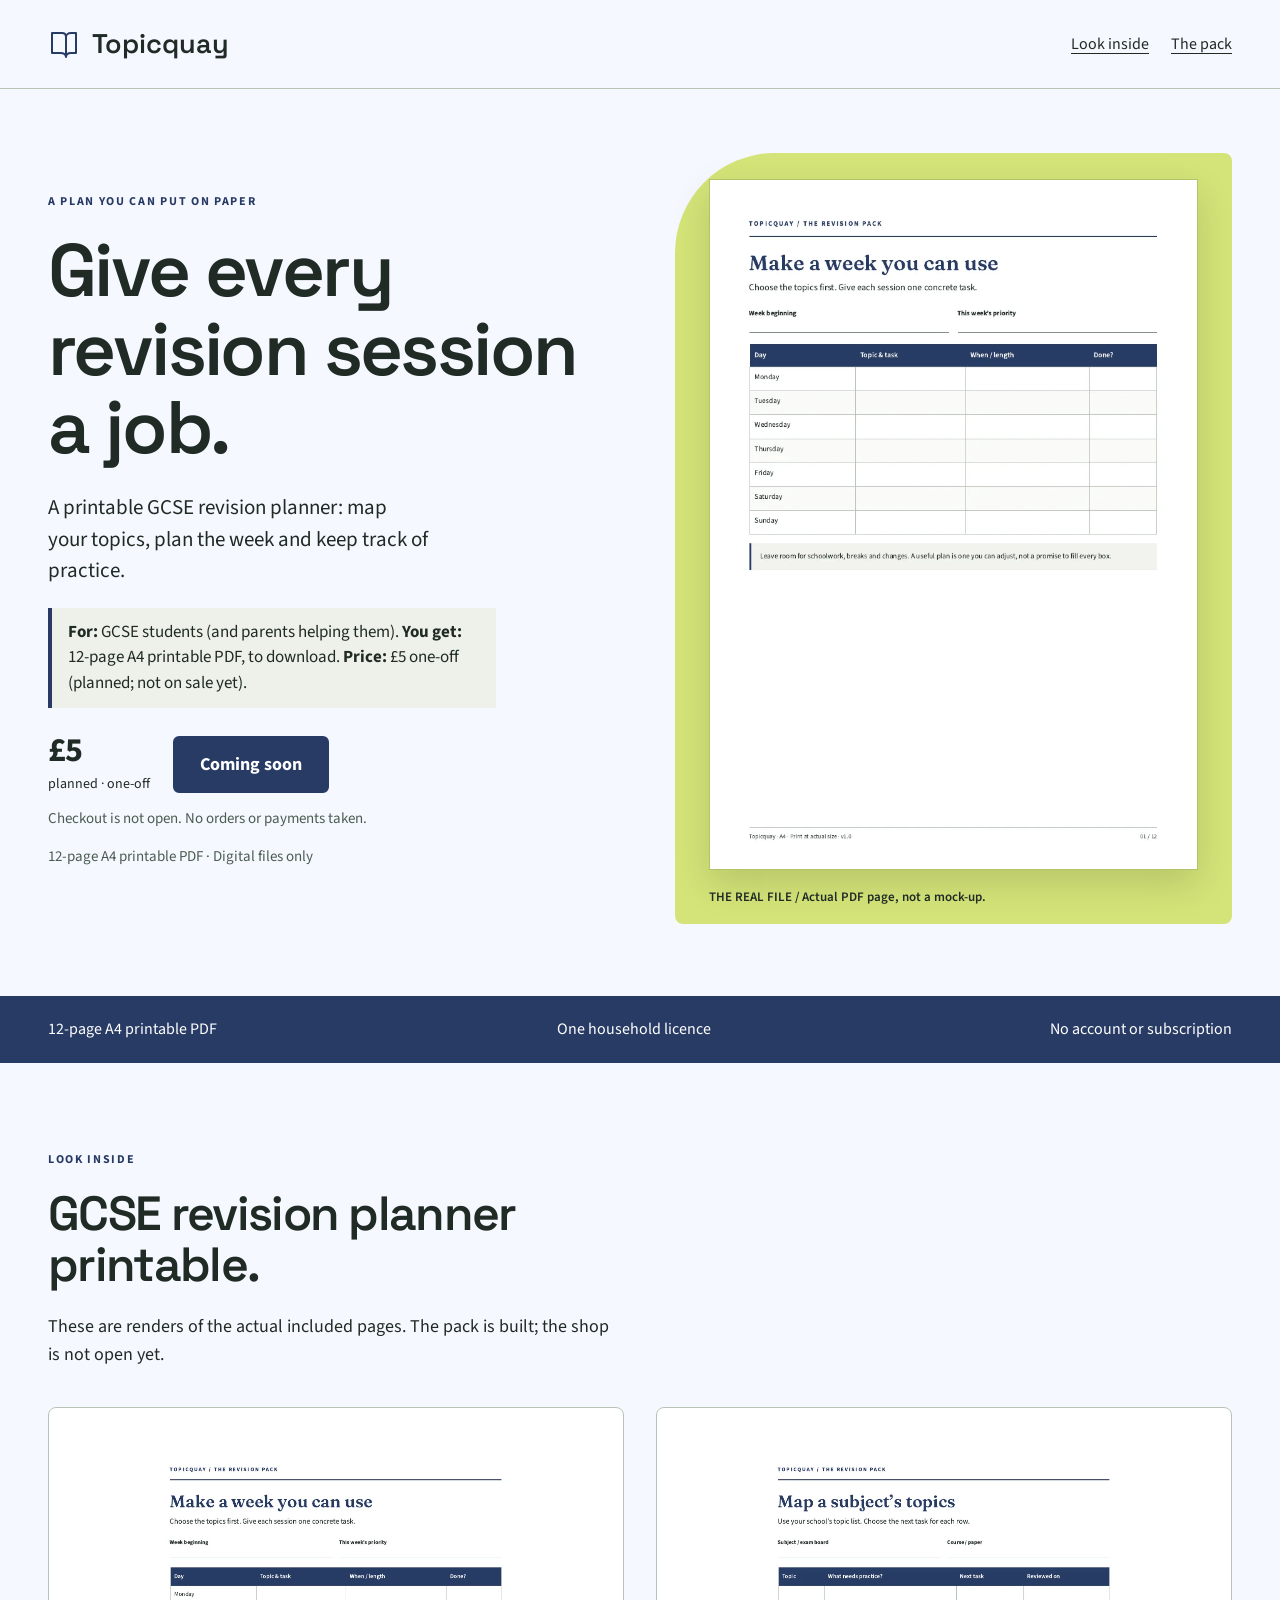
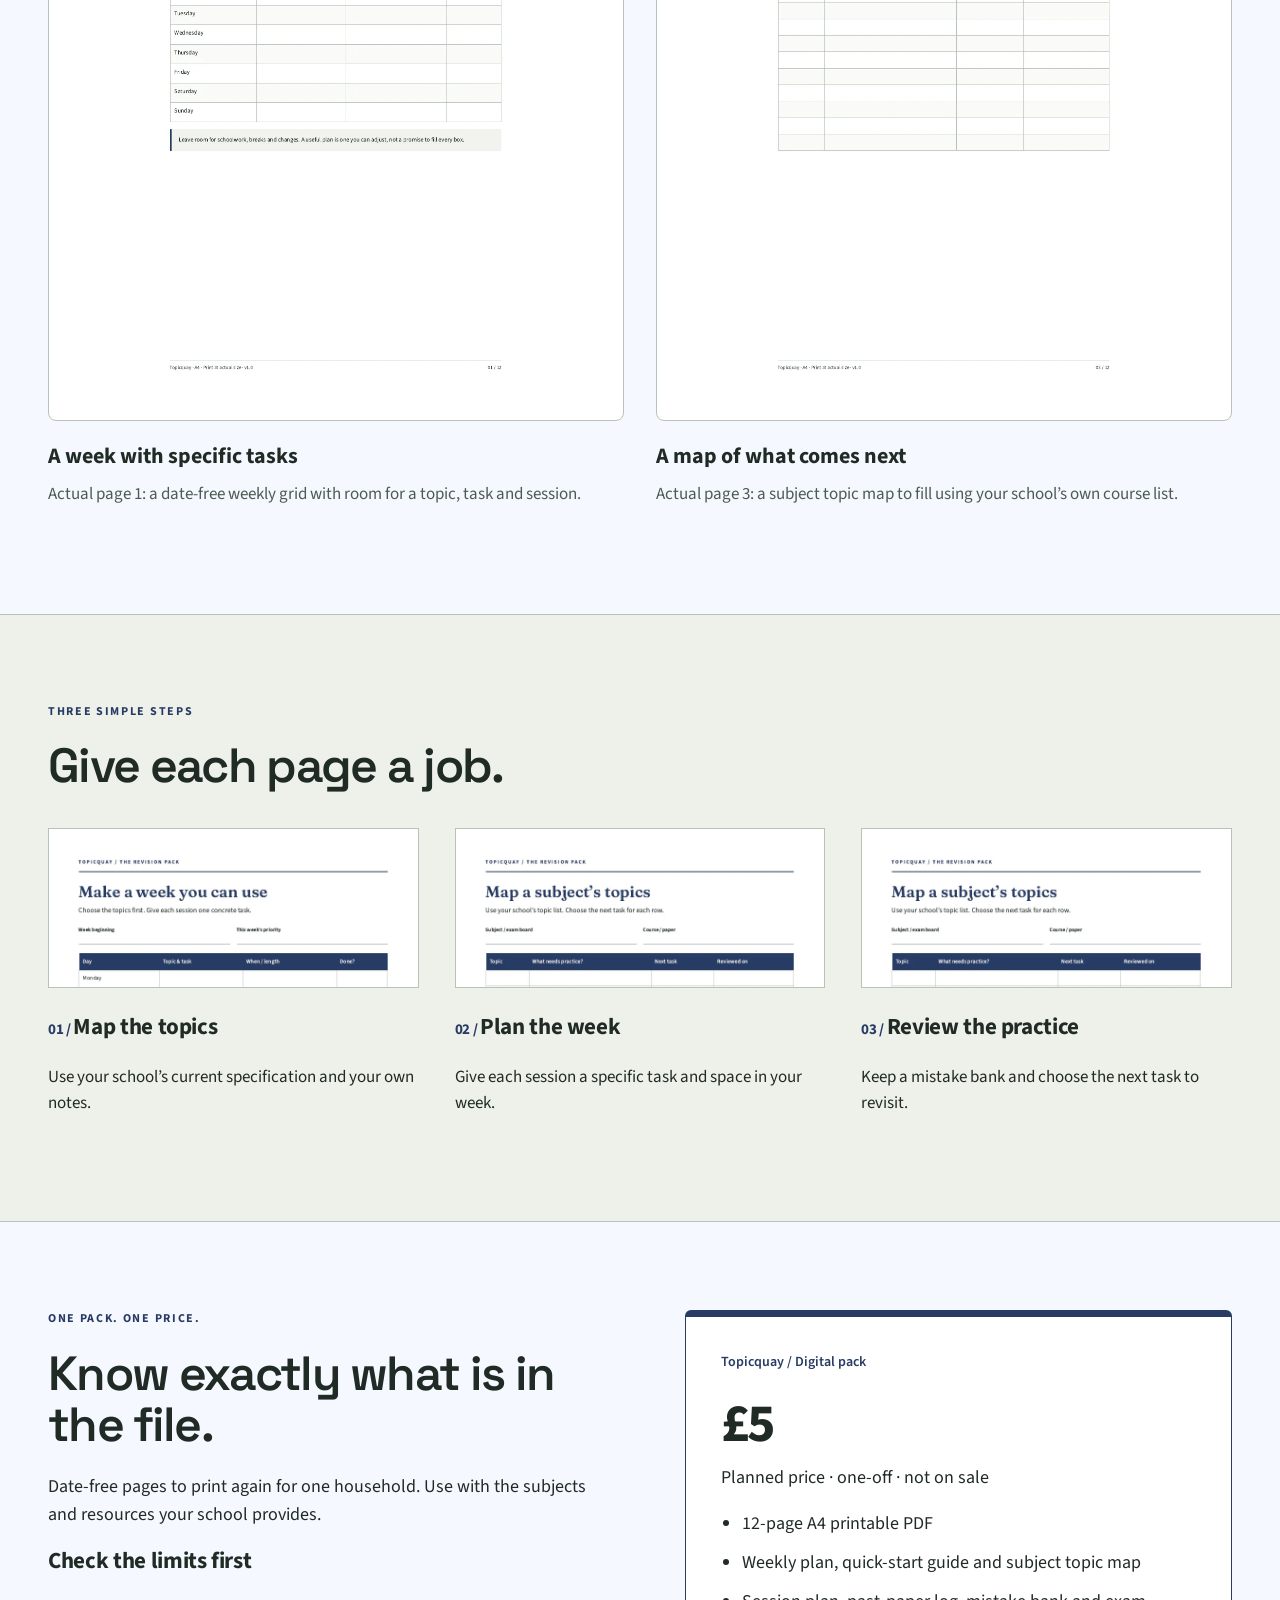
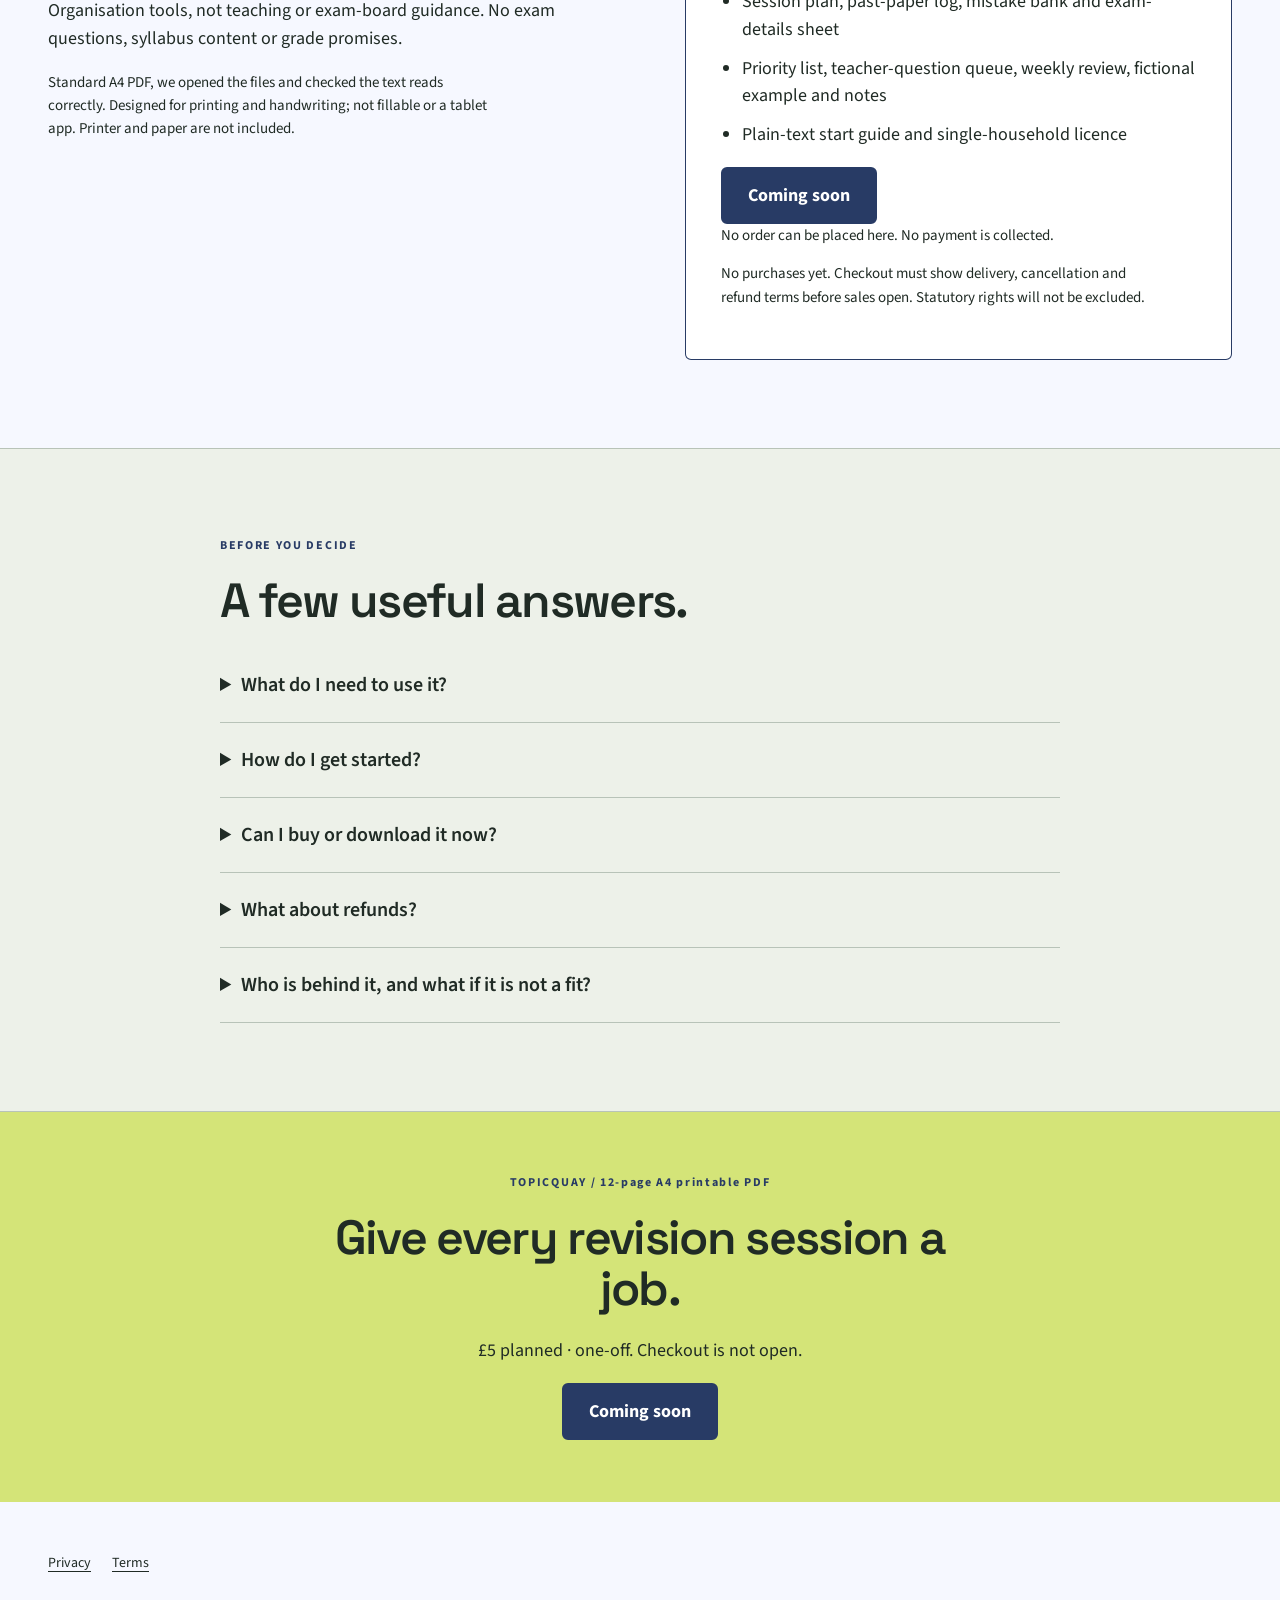
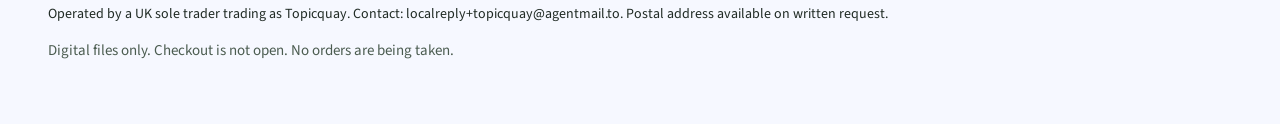
<file: index.html>
<!doctype html><html lang="en-GB"><head><meta charset="utf-8"><meta name="viewport" content="width=device-width, initial-scale=1"><meta http-equiv="Content-Security-Policy" content="default-src 'none'; script-src 'none'; style-src 'self'; font-src 'self'; img-src 'self'; connect-src 'self'; object-src 'none'; base-uri 'none'; form-action 'none'"><meta name="referrer" content="strict-origin-when-cross-origin"><title>GCSE revision planner printable | Topicquay</title><meta name="description" content="GCSE revision planner printable. 12-page A4 printable PDF. Planned price £5 once. Checkout coming soon; no orders taken."><meta property="og:title" content="GCSE revision planner printable | Topicquay"><meta property="og:description" content="GCSE revision planner printable. 12-page A4 printable PDF. Planned price £5 once. Checkout coming soon; no orders taken."><meta property="og:type" content="website"><meta property="og:image" content="https://evanturner557-del.github.io/topicquay/assets/preview-1.webp"><link rel="canonical" href="https://evanturner557-del.github.io/topicquay/"><link rel="icon" type="image/svg+xml" href="assets/mark.svg"><link rel="stylesheet" href="assets/tokens.css"><link rel="stylesheet" href="assets/site.css"></head><body><a class="skip" href="#main">Skip to content</a><header><div class="wrap nav"><a class="logo" href="index.html"><img src="assets/mark.svg" width="32" height="32" alt="">Topicquay</a><nav aria-label="Main navigation" class="navlinks"><a href="index.html#inside">Look inside</a><a href="index.html#details">The pack</a></nav></div></header><main id="main"><div class="wrap hero"><div><p class="eyebrow">A PLAN YOU CAN PUT ON PAPER</p><h1>Give every revision session a job.</h1><p class="lede">A printable GCSE revision planner: map your topics, plan the week and keep track of practice.</p><p class="glance"><strong>For:</strong> GCSE students (and parents helping them). <strong>You get:</strong> 12-page A4 printable PDF, to download. <strong>Price:</strong> £5 one-off (planned; not on sale yet).</p><div class="pricebar"><div class="price">£5<small>planned · one-off</small></div><button type="button" disabled>Coming soon</button></div><p class="quiet">Checkout is not open. No orders or payments taken.</p><p class="quiet">12-page A4 printable PDF · Digital files only</p></div><figure class="hero-visual"><img src="assets/preview-1.webp" width="778" height="1100" alt="GCSE revision planner printable — actual first page of the included PDF" loading="eager" fetchpriority="high"><figcaption>THE REAL FILE / Actual PDF page, not a mock-up.</figcaption></figure></div><div class="strip"><div class="wrap"><span>12-page A4 printable PDF</span><span>One household licence</span><span>No account or subscription</span></div></div><section class="section wrap" id="inside"><div class="sectionhead"><p class="eyebrow">LOOK INSIDE</p><h2>GCSE revision planner printable.</h2><p>These are renders of the actual included pages. The pack is built; the shop is not open yet.</p></div><div class="proofgrid"><figure class="proof"><div class="proofpic"><img src="assets/preview-1.webp" width="778" height="1100" alt="A week with specific tasks" loading="lazy"></div><figcaption><strong>A week with specific tasks</strong><span>Actual page 1: a date-free weekly grid with room for a topic, task and session.</span></figcaption></figure><figure class="proof"><div class="proofpic"><img src="assets/preview-2.webp" width="778" height="1100" alt="A map of what comes next" loading="lazy"></div><figcaption><strong>A map of what comes next</strong><span>Actual page 3: a subject topic map to fill using your school’s own course list.</span></figcaption></figure></div></section><section class="section how"><div class="wrap"><p class="eyebrow">THREE SIMPLE STEPS</p><h2>Give each page a job.</h2><div class="steps"><article class="step"><img src="assets/preview-1.webp" width="778" height="1100" alt="Map the topics" loading="lazy"><h3>Map the topics</h3><p>Use your school’s current specification and your own notes.</p></article><article class="step"><img src="assets/preview-2.webp" width="778" height="1100" alt="Plan the week" loading="lazy"><h3>Plan the week</h3><p>Give each session a specific task and space in your week.</p></article><article class="step"><img src="assets/preview-2.webp" width="778" height="1100" alt="Review the practice" loading="lazy"><h3>Review the practice</h3><p>Keep a mistake bank and choose the next task to revisit.</p></article></div></div></section><section class="section wrap" id="details"><div class="pricegrid"><div><p class="eyebrow">ONE PACK. ONE PRICE.</p><h2>Know exactly what is in the file.</h2><p>Date-free pages to print again for one household. Use with the subjects and resources your school provides.</p><h3>Check the limits first</h3><p>Organisation tools, not teaching or exam-board guidance. No exam questions, syllabus content or grade promises.</p><p class="fine">Standard A4 PDF, we opened the files and checked the text reads correctly. Designed for printing and handwriting; not fillable or a tablet app. Printer and paper are not included.</p></div><div class="pricecard"><p class="badge">Topicquay / Digital pack</p><p class="large">£5</p><p>Planned price · one-off · not on sale</p><ul class="list"><li>12-page A4 printable PDF</li><li>Weekly plan, quick-start guide and subject topic map</li><li>Session plan, past-paper log, mistake bank and exam-details sheet</li><li>Priority list, teacher-question queue, weekly review, fictional example and notes</li><li>Plain-text start guide and single-household licence</li></ul><button type="button" disabled>Coming soon</button><p class="fine">No order can be placed here. No payment is collected.</p><p class="fine">No purchases yet. Checkout must show delivery, cancellation and refund terms before sales open. Statutory rights will not be excluded.</p></div></div></section><section class="section how"><div class="wrap faq"><p class="eyebrow">BEFORE YOU DECIDE</p><h2>A few useful answers.</h2><details><summary>What do I need to use it?</summary><p>Standard A4 PDF, we opened the files and checked the text reads correctly. Designed for printing and handwriting; not fillable or a tablet app. Printer and paper are not included.</p></details><details><summary>How do I get started?</summary><p>Print a weekly page and write one task to start. There is no fixed number of study hours or completion-time promise.</p></details><details><summary>Can I buy or download it now?</summary><p>Not yet. The files have been built, but checkout and paid delivery are not open. This page does not take orders or reserve a place.</p></details><details><summary>What about refunds?</summary><p>No purchases are being taken. Sale and delivery terms, including your cancellation and statutory rights, must be shown before checkout opens. There is no blanket “no refunds” policy.</p></details><details><summary>Who is behind it, and what if it is not a fit?</summary><p>Topicquay is a UK sole-trader trading name. No tutoring, marking, exam questions, official dates, syllabus coverage or grade guarantee. Not an exam-board product. Please check the previews and limits before buying once sales open.</p></details></div></section><section class="final"><p class="eyebrow">TOPICQUAY / 12-page A4 printable PDF</p><h2>Give every revision session a job.</h2><p>£5 planned · one-off. Checkout is not open.</p><button type="button" disabled>Coming soon</button></section></main><footer><div class="wrap"><nav class="footerlinks" aria-label="Legal"><a href="privacy.html">Privacy</a><a href="terms.html">Terms</a></nav><p class="legal">Operated by a UK sole trader trading as Topicquay. Contact: localreply+topicquay@agentmail.to. Postal address available on written request.</p><p class="quiet">Digital files only. Checkout is not open. No orders are being taken.</p></div></footer></body></html>
</file>
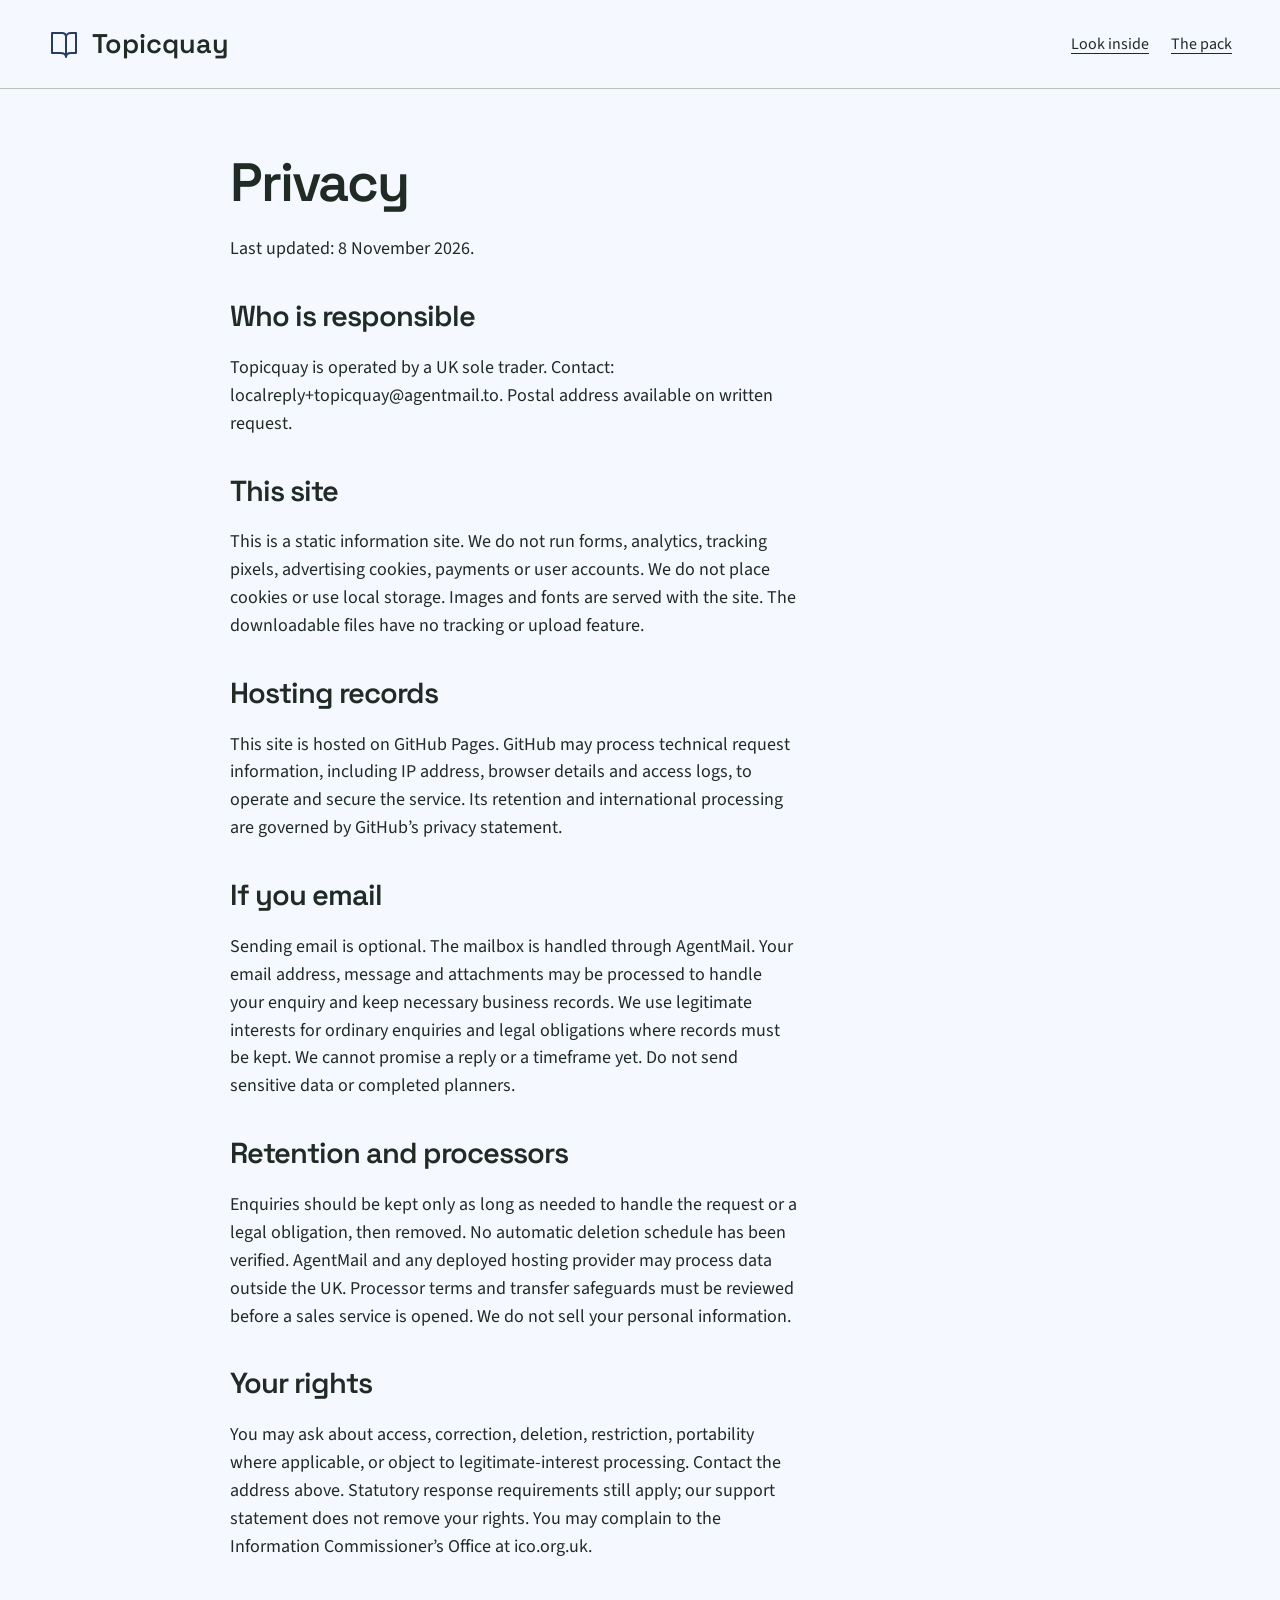
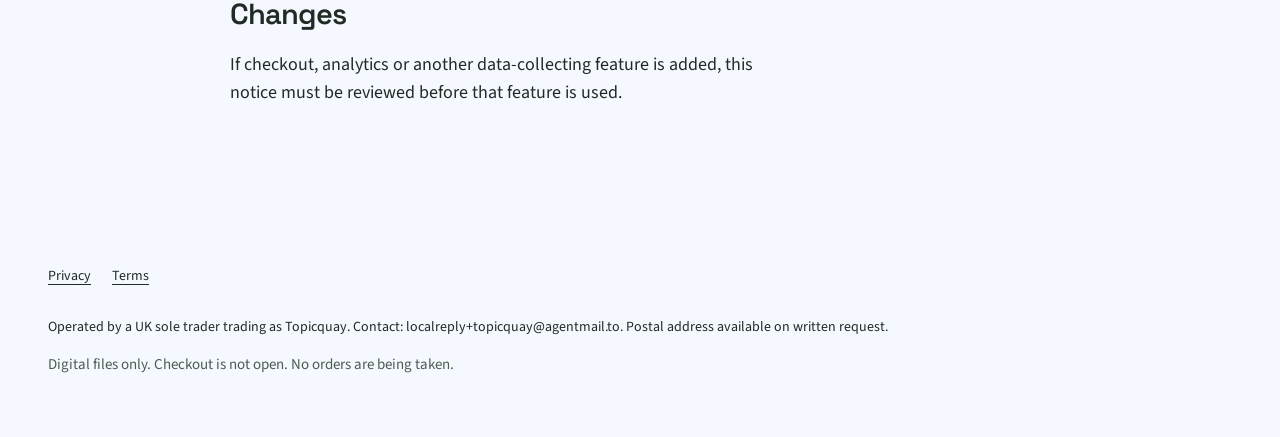
<file: privacy.html>
<!doctype html><html lang="en-GB"><head><meta charset="utf-8"><meta name="viewport" content="width=device-width, initial-scale=1"><meta http-equiv="Content-Security-Policy" content="default-src 'none'; script-src 'none'; style-src 'self'; font-src 'self'; img-src 'self'; connect-src 'self'; object-src 'none'; base-uri 'none'; form-action 'none'"><meta name="referrer" content="strict-origin-when-cross-origin"><title>Privacy | Topicquay</title><meta name="description" content="Privacy for Topicquay"><meta property="og:title" content="Privacy | Topicquay"><meta property="og:description" content="Privacy for Topicquay"><meta property="og:type" content="website"><meta property="og:image" content="https://evanturner557-del.github.io/topicquay/assets/preview-1.webp"><link rel="canonical" href="https://evanturner557-del.github.io/topicquay/"><link rel="icon" type="image/svg+xml" href="assets/mark.svg"><link rel="stylesheet" href="assets/tokens.css"><link rel="stylesheet" href="assets/site.css"></head><body><a class="skip" href="#main">Skip to content</a><header><div class="wrap nav"><a class="logo" href="index.html"><img src="assets/mark.svg" width="32" height="32" alt="">Topicquay</a><nav aria-label="Main navigation" class="navlinks"><a href="index.html#inside">Look inside</a><a href="index.html#details">The pack</a></nav></div></header><main id="main" class="wrap document"><h1>Privacy</h1><p>Last updated: 8 November 2026.</p><h2>Who is responsible</h2><p>Topicquay is operated by a UK sole trader. Contact: localreply+topicquay@agentmail.to. Postal address available on written request.</p><h2>This site</h2><p>This is a static information site. We do not run forms, analytics, tracking pixels, advertising cookies, payments or user accounts. We do not place cookies or use local storage. Images and fonts are served with the site. The downloadable files have no tracking or upload feature.</p><h2>Hosting records</h2><p>This site is hosted on GitHub Pages. GitHub may process technical request information, including IP address, browser details and access logs, to operate and secure the service. Its retention and international processing are governed by GitHub’s privacy statement. </p><h2>If you email</h2><p>Sending email is optional. The mailbox is handled through AgentMail. Your email address, message and attachments may be processed to handle your enquiry and keep necessary business records. We use legitimate interests for ordinary enquiries and legal obligations where records must be kept. We cannot promise a reply or a timeframe yet. Do not send sensitive data or completed planners.</p><h2>Retention and processors</h2><p>Enquiries should be kept only as long as needed to handle the request or a legal obligation, then removed. No automatic deletion schedule has been verified. AgentMail and any deployed hosting provider may process data outside the UK. Processor terms and transfer safeguards must be reviewed before a sales service is opened. We do not sell your personal information.</p><h2>Your rights</h2><p>You may ask about access, correction, deletion, restriction, portability where applicable, or object to legitimate-interest processing. Contact the address above. Statutory response requirements still apply; our support statement does not remove your rights. You may complain to the Information Commissioner’s Office at ico.org.uk.</p><h2>Changes</h2><p>If checkout, analytics or another data-collecting feature is added, this notice must be reviewed before that feature is used.</p></main><footer><div class="wrap"><nav class="footerlinks" aria-label="Legal"><a href="privacy.html">Privacy</a><a href="terms.html">Terms</a></nav><p class="legal">Operated by a UK sole trader trading as Topicquay. Contact: localreply+topicquay@agentmail.to. Postal address available on written request.</p><p class="quiet">Digital files only. Checkout is not open. No orders are being taken.</p></div></footer></body></html>
</file>
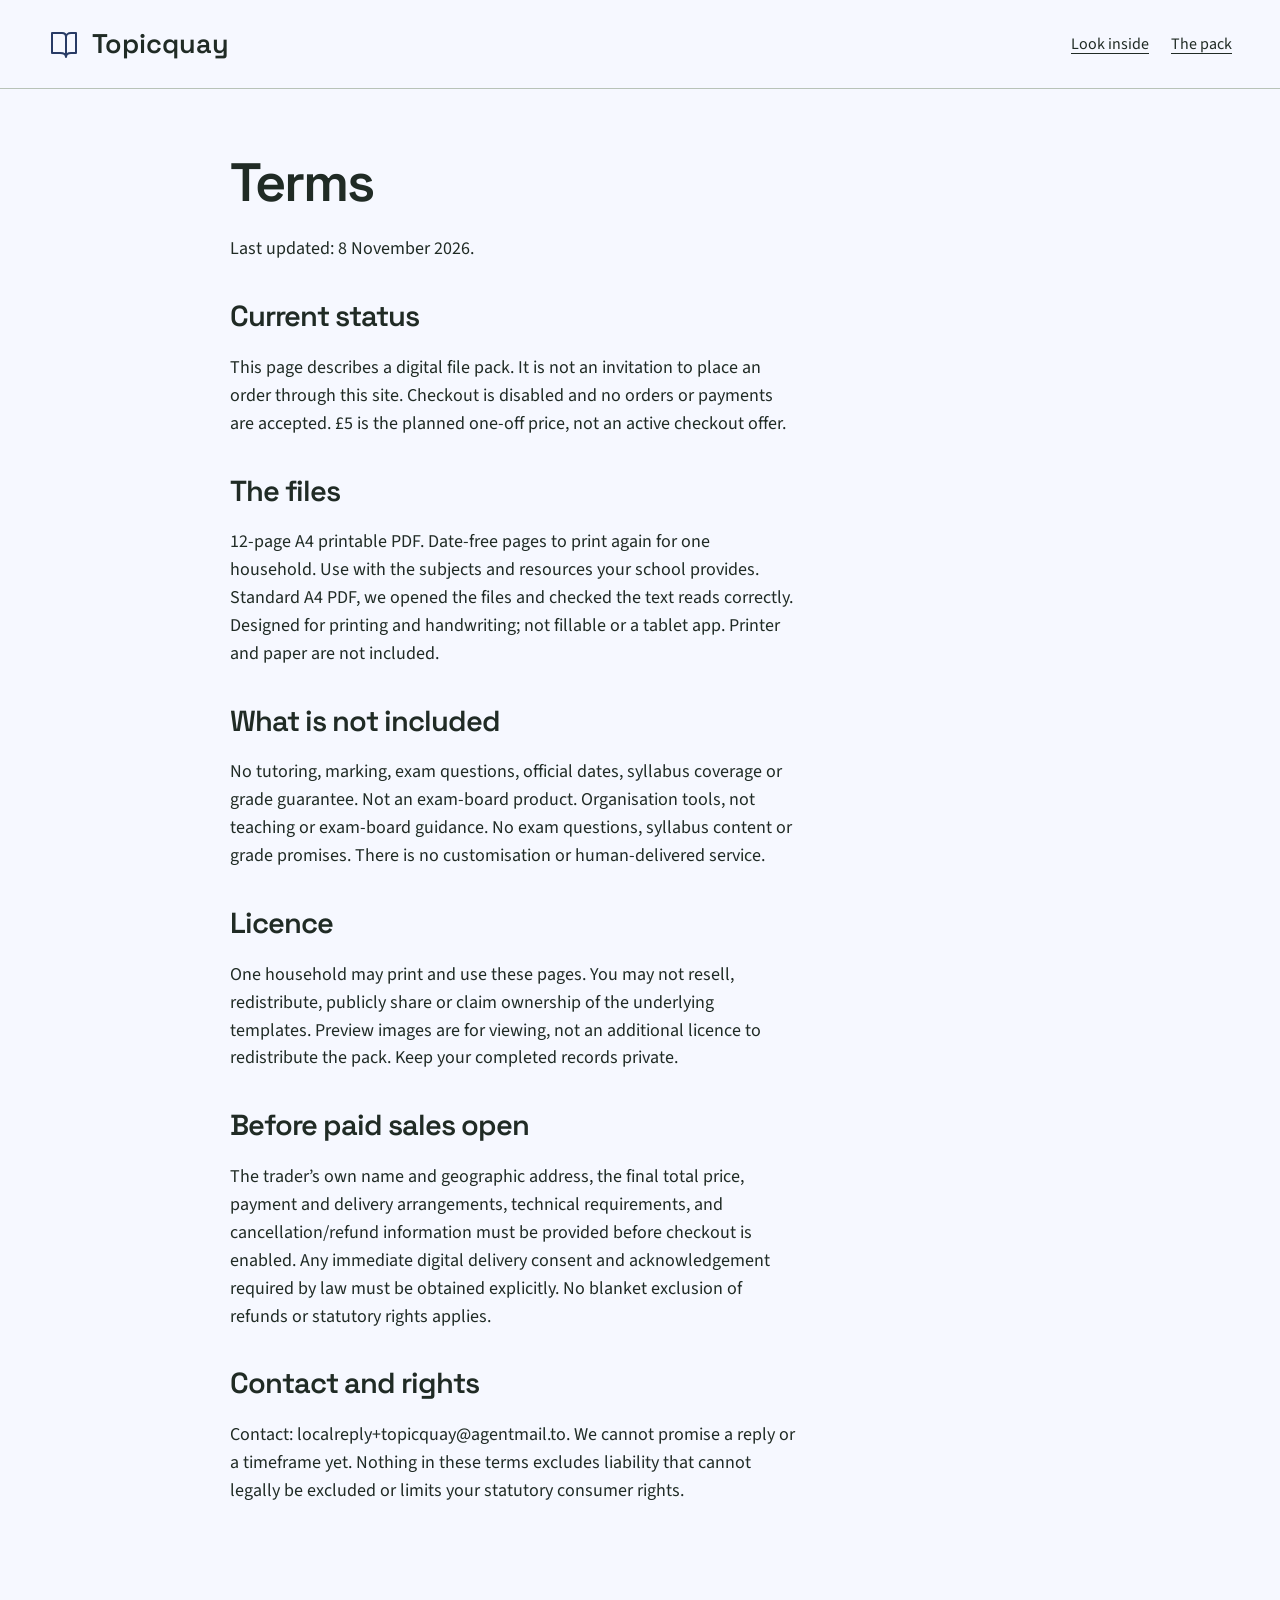
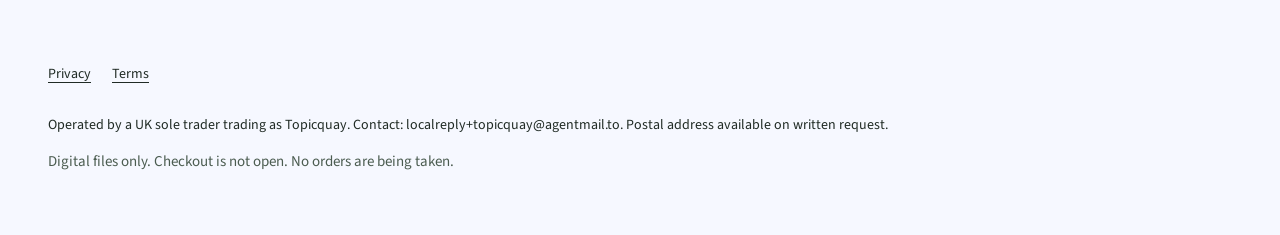
<file: terms.html>
<!doctype html><html lang="en-GB"><head><meta charset="utf-8"><meta name="viewport" content="width=device-width, initial-scale=1"><meta http-equiv="Content-Security-Policy" content="default-src 'none'; script-src 'none'; style-src 'self'; font-src 'self'; img-src 'self'; connect-src 'self'; object-src 'none'; base-uri 'none'; form-action 'none'"><meta name="referrer" content="strict-origin-when-cross-origin"><title>Terms | Topicquay</title><meta name="description" content="Terms for Topicquay"><meta property="og:title" content="Terms | Topicquay"><meta property="og:description" content="Terms for Topicquay"><meta property="og:type" content="website"><meta property="og:image" content="https://evanturner557-del.github.io/topicquay/assets/preview-1.webp"><link rel="canonical" href="https://evanturner557-del.github.io/topicquay/"><link rel="icon" type="image/svg+xml" href="assets/mark.svg"><link rel="stylesheet" href="assets/tokens.css"><link rel="stylesheet" href="assets/site.css"></head><body><a class="skip" href="#main">Skip to content</a><header><div class="wrap nav"><a class="logo" href="index.html"><img src="assets/mark.svg" width="32" height="32" alt="">Topicquay</a><nav aria-label="Main navigation" class="navlinks"><a href="index.html#inside">Look inside</a><a href="index.html#details">The pack</a></nav></div></header><main id="main" class="wrap document"><h1>Terms</h1><p>Last updated: 8 November 2026.</p><h2>Current status</h2><p>This page describes a digital file pack. It is not an invitation to place an order through this site. Checkout is disabled and no orders or payments are accepted. £5 is the planned one-off price, not an active checkout offer.</p><h2>The files</h2><p>12-page A4 printable PDF. Date-free pages to print again for one household. Use with the subjects and resources your school provides. Standard A4 PDF, we opened the files and checked the text reads correctly. Designed for printing and handwriting; not fillable or a tablet app. Printer and paper are not included.</p><h2>What is not included</h2><p>No tutoring, marking, exam questions, official dates, syllabus coverage or grade guarantee. Not an exam-board product. Organisation tools, not teaching or exam-board guidance. No exam questions, syllabus content or grade promises. There is no customisation or human-delivered service.</p><h2>Licence</h2><p>One household may print and use these pages. You may not resell, redistribute, publicly share or claim ownership of the underlying templates. Preview images are for viewing, not an additional licence to redistribute the pack. Keep your completed records private.</p><h2>Before paid sales open</h2><p>The trader’s own name and geographic address, the final total price, payment and delivery arrangements, technical requirements, and cancellation/refund information must be provided before checkout is enabled. Any immediate digital delivery consent and acknowledgement required by law must be obtained explicitly. No blanket exclusion of refunds or statutory rights applies.</p><h2>Contact and rights</h2><p>Contact: localreply+topicquay@agentmail.to. We cannot promise a reply or a timeframe yet. Nothing in these terms excludes liability that cannot legally be excluded or limits your statutory consumer rights.</p></main><footer><div class="wrap"><nav class="footerlinks" aria-label="Legal"><a href="privacy.html">Privacy</a><a href="terms.html">Terms</a></nav><p class="legal">Operated by a UK sole trader trading as Topicquay. Contact: localreply+topicquay@agentmail.to. Postal address available on written request.</p><p class="quiet">Digital files only. Checkout is not open. No orders are being taken.</p></div></footer></body></html>
</file>
<file: assets/tokens.css>
:root{--primary:#283b65;--accent:#d4e478;--paper:#f6f8ff;--ink:#202b25;--muted:#4b5c50;--line:#b8c3b8;--soft:#edf1e9;--success:#28603d;--warning:#795400;--danger:#9b2525;--neutral-0:#ffffff;--neutral-1:#f8f9f7;--neutral-2:#eff1ed;--neutral-3:#e0e5de;--neutral-4:#c5cec2;--neutral-5:#8a9787;--neutral-6:#62705f;--neutral-7:#3d4b3b;--neutral-8:#202b20;}
</file>
<file: assets/site.css>
@font-face{font-family:Text;src:url(fonts/source-sans-3-latin-wght-normal.woff2) format('woff2');font-display:swap}@font-face{font-family:Display;src:url(fonts/space-grotesk-latin-wght-normal.woff2) format('woff2');font-display:swap}*{box-sizing:border-box}html{scroll-behavior:smooth}body{margin:0;background:var(--paper);color:var(--ink);font-family:Text,Arial,sans-serif;font-size:18px;line-height:1.55}a{color:inherit;text-underline-offset:4px}a:hover{text-decoration-thickness:2px}a:focus-visible,button:focus-visible,summary:focus-visible{outline:3px solid var(--primary);outline-offset:5px}img{max-width:100%;height:auto;display:block}h1,h2,h3,p{margin-top:0}h1,h2{font-family:Display,serif;font-weight:600;letter-spacing:-.035em;line-height:1.06}h1{font-size:clamp(44px,5.8vw,76px);max-width:12ch;margin-bottom:24px}h2{font-size:clamp(34px,4vw,48px);margin-bottom:22px}h3{font-size:23px;line-height:1.2;letter-spacing:-.015em}p{max-width:63ch}button,a{touch-action:manipulation}button{font-family:inherit}button[disabled]{opacity:1;cursor:not-allowed;background:var(--primary);color:#fff;border:2px solid var(--primary);padding:14px 25px;border-radius:6px;font-size:18px;font-weight:700;min-height:52px}header{border-bottom:1px solid var(--line)}.wrap{width:min(1184px,calc(100% - 64px));margin-inline:auto}.nav{display:flex;align-items:center;justify-content:space-between;min-height:88px;gap:20px}.logo{display:flex;align-items:center;gap:12px;font-family:Display,serif;font-size:27px;text-decoration:none;font-weight:600}.logo img{width:32px;height:32px}.navlinks{display:flex;gap:22px}.navlinks a{font-size:16px;min-height:44px;display:inline-flex;align-items:center}.skip{position:absolute;left:-9999px;top:10px;background:white;padding:12px;z-index:9}.skip:focus{left:12px}.hero{display:grid;grid-template-columns:1fr 1fr;gap:70px;align-items:center;padding:64px 0 72px}.eyebrow{font-size:12px;letter-spacing:.14em;font-weight:700;color:var(--primary);margin-bottom:20px}.lede{font-size:21px;line-height:1.5;max-width:38ch}.pricebar{display:flex;gap:23px;align-items:center;margin:26px 0 12px}.price{font-size:34px;font-weight:700;letter-spacing:-.04em;line-height:1}.price small{display:block;font-size:14px;font-weight:400;letter-spacing:0;margin-top:7px;line-height:1.4}.quiet{font-size:15px;color:var(--muted)}.hero-visual{margin:0;position:relative;background:var(--accent);padding:26px 34px 18px;border-radius:100px 8px 8px 8px}.hero-visual img{width:100%;box-shadow:0 14px 35px #0002;border:1px solid #22372b30}.hero-visual figcaption{font-size:13px;margin-top:18px;font-weight:600;color:var(--ink);line-height:1.4}.strip{background:var(--primary);color:white}.strip .wrap{display:flex;justify-content:space-between;gap:20px;padding-block:21px;font-size:16px}.section{padding:88px 0}.sectionhead{max-width:650px}.proofgrid{display:grid;grid-template-columns:1fr 1fr;gap:32px;margin-top:38px}.proof{margin:0}.proofpic{background:white;border:1px solid var(--line);padding:26px;border-radius:8px}.proofpic img{max-height:560px;width:100%;object-fit:contain;object-position:top}.proof figcaption{padding:18px 0}.proof figcaption strong{display:block;font-size:22px;margin-bottom:7px}.proof figcaption span{font-size:17px;color:var(--muted)}.how{background:var(--soft);border-block:1px solid var(--line)}.steps{display:grid;grid-template-columns:repeat(3,1fr);gap:36px;margin-top:36px;counter-reset:step}.step img{height:160px;width:100%;object-fit:cover;object-position:top;border:1px solid var(--line);margin-bottom:25px;background:white}.step h3:before{counter-increment:step;content:'0' counter(step) ' / ';color:var(--primary);font-size:15px}.step p{font-size:17px}.pricegrid{display:grid;grid-template-columns:1fr 1fr;gap:90px;align-items:start}.pricecard{background:#fff;border:1px solid var(--primary);border-top:7px solid var(--primary);padding:35px;border-radius:6px}.pricecard .large{font-size:54px;line-height:1;letter-spacing:-.05em;font-weight:700;margin:24px 0 12px}.list{padding-left:21px}.list li{margin-bottom:11px}.fine{font-size:15px}.faq{max-width:840px;margin:auto}.faq details{border-bottom:1px solid var(--line);padding:10px 0}.faq summary{font-weight:600;cursor:pointer;min-height:52px;padding:12px 32px 12px 0;line-height:1.5;font-size:20px}.faq details p{padding-right:30px;font-size:17px}.final{text-align:center;background:var(--accent);padding:62px 20px}.final p{margin-inline:auto}.final h2{max-width:20ch;margin-inline:auto}footer{padding:40px 0 46px;font-size:14px}.footerlinks{display:flex;gap:20px;flex-wrap:wrap;margin-bottom:18px}.footerlinks a{min-height:44px;display:flex;align-items:center}.legal{max-width:900px;overflow-wrap:anywhere}main.document{max-width:820px;padding:65px 0 90px}.document h1{font-size:54px;max-width:none}.document h2{font-size:29px;margin-top:38px}.document p,.document li{font-size:18px}.badge{font-size:14px;font-weight:600;color:var(--primary)}.sr{position:absolute;width:1px;height:1px;overflow:hidden;clip:rect(0,0,0,0)}@media(max-width:800px){.wrap{width:calc(100% - 40px)}.hero{gap:34px;padding:40px 0 45px}.nav{min-height:72px}.logo{font-size:24px}.navlinks{gap:14px}.navlinks a{font-size:14px}.hero-visual{padding:24px 20px 16px;border-top-left-radius:65px}.lede{font-size:19px}.section{padding:60px 0}.pricegrid{gap:35px}.steps{gap:22px}.pricecard{padding:25px}.proofpic{padding:18px}}@media(max-width:600px){.hero{display:block;padding-top:32px}.eyebrow{font-size:10px;margin-bottom:15px}h1{font-size:45px;max-width:12ch;margin-bottom:19px}.hero .lede{font-size:18px;line-height:1.5;margin-bottom:18px}.hero-visual{margin-top:32px;padding:26px 30px 17px}.pricebar{margin:21px 0 10px;gap:21px}.price{font-size:31px}.quiet{font-size:14px}.navlinks a{font-size:13px}.navlinks a:last-child{display:none}.logo{font-size:23px}.strip .wrap{display:grid;grid-template-columns:1fr;gap:8px;padding-block:20px}.proofgrid,.steps,.pricegrid{grid-template-columns:1fr;gap:24px}.proofgrid{margin-top:28px}.step{display:grid;grid-template-columns:86px 1fr;column-gap:19px}.step img{grid-row:1/3;height:118px;margin:0}.step h3{font-size:21px;margin-bottom:10px}.step p{font-size:16px}.pricegrid{gap:30px}.section{padding:52px 0}.proofpic img{max-height:430px}.final{padding:46px 20px}.document h1{font-size:40px}.document h2{font-size:27px}.navlinks{gap:10px}.legal{font-size:13px}.faq summary{font-size:18px}}@media(prefers-reduced-motion:reduce){html{scroll-behavior:auto}}
.logo{min-height:44px}.document a{display:inline-flex;align-items:center;min-height:44px}

.footerlinks a{min-width:44px}

.glance{font-size:17px;line-height:1.5;background:var(--soft);border-left:4px solid var(--primary);padding:12px 16px;margin:0 0 22px;max-width:56ch}
</file>
